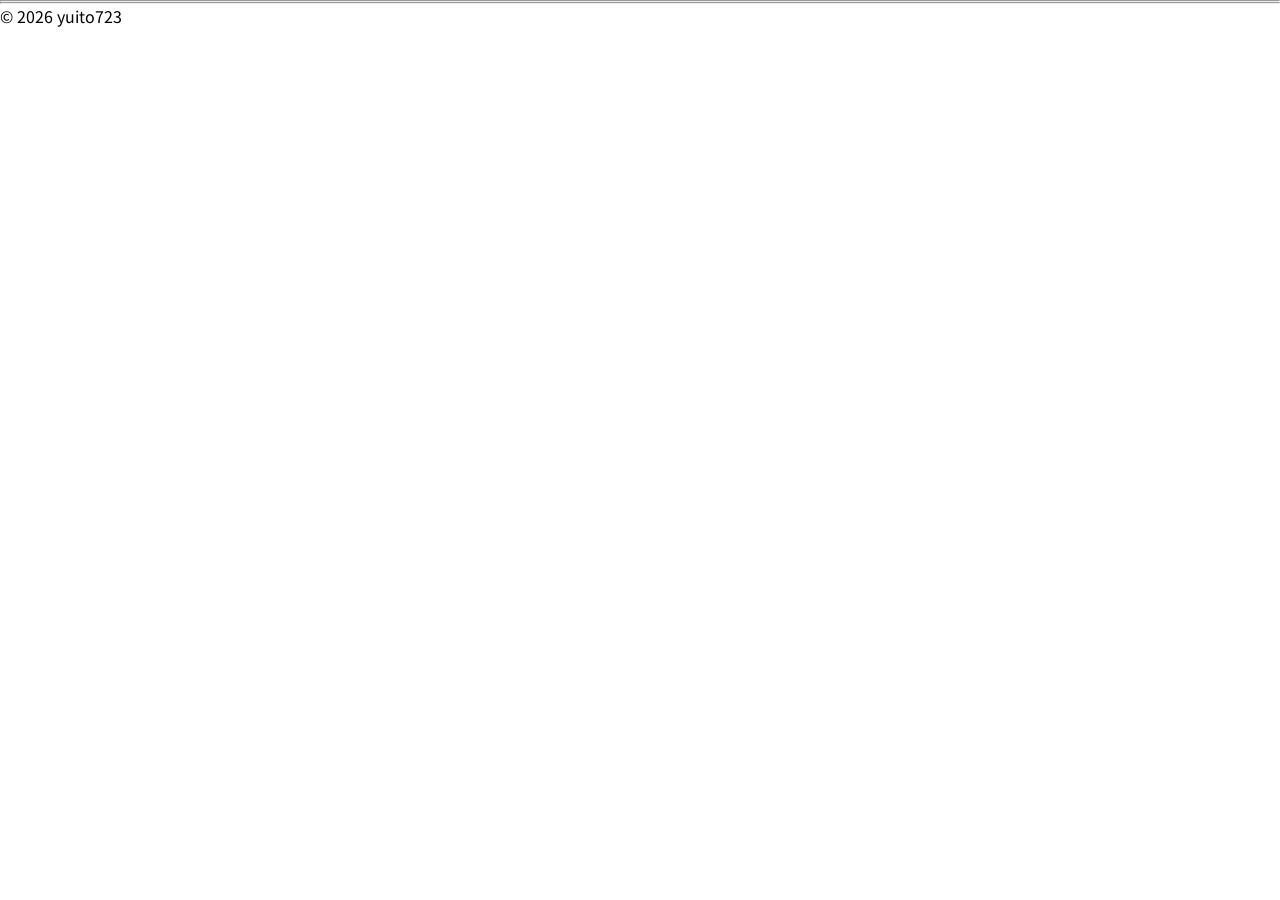
<file: index.html>
<!DOCTYPE html>
<html lang="ja">
  <head>
    <title>yuito723</title>
    <meta charset="utf-8">
    <meta name="viewport" content="width=device-width, initial-scale=1">
    <link rel="icon" type="image/png" href="images/favicon.png">
    <link rel="stylesheet" href="./index.css">
    <link rel="preconnect" href="https://fonts.googleapis.com">
    <link rel="preconnect" href="https://fonts.gstatic.com" crossorigin>
    <link rel="stylesheet" href="https://fonts.googleapis.com/css2?family=Noto+Sans+JP&display=swap">
  </head>
  <body>
    <header>
      <h1></h1>
      <hr>
    </header>
    <main>
      <h2></h2>
      <!--<li><a href="" target="_blank" rel="noopener noreferrer"></a></li>-->
    </main>
    <footer>
      <hr>
      <p>&copy; <script type="text/javascript">document.write(new Date().getFullYear());</script> yuito723</p>
    </footer>
  </body>
</html>
</file>
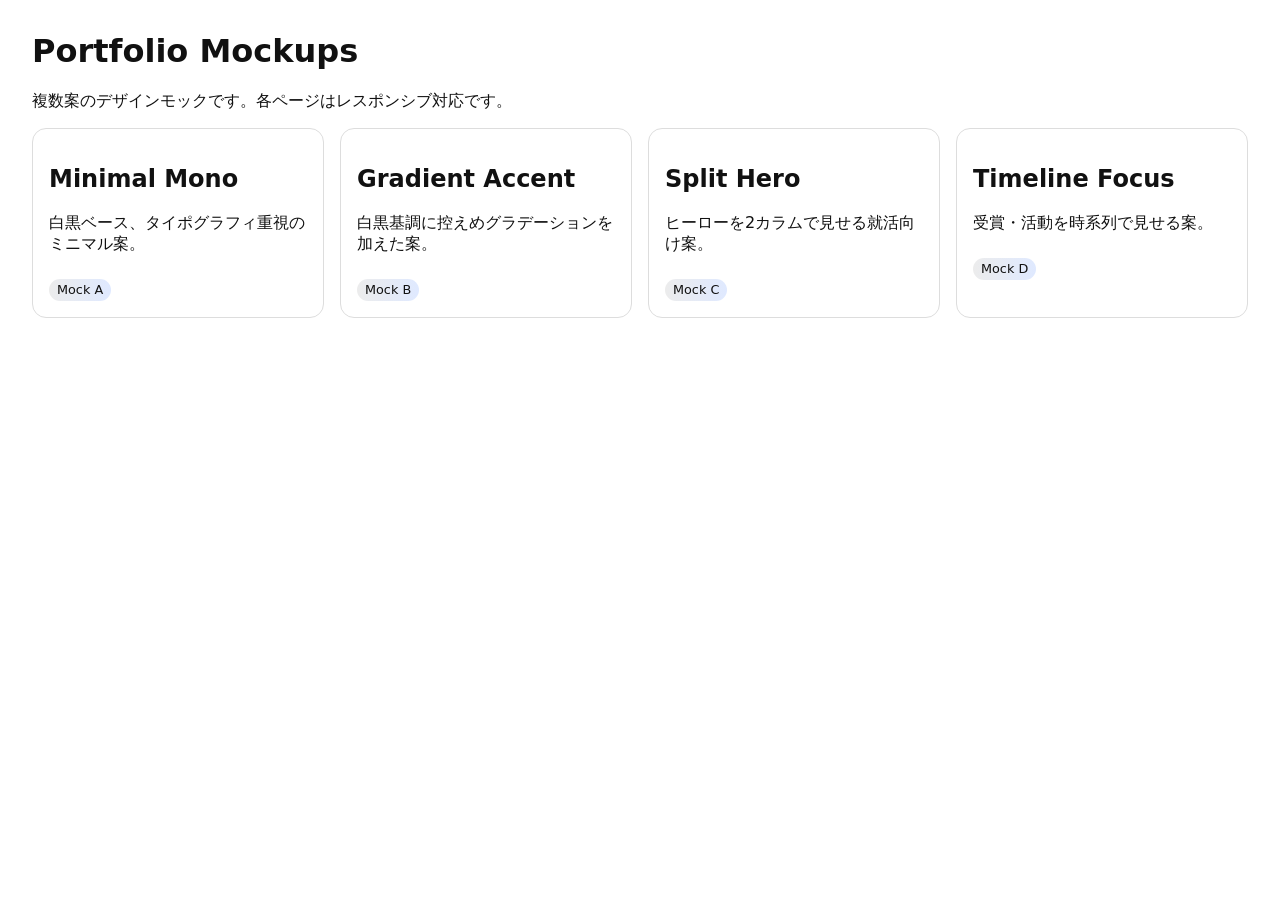
<file: mockups/index.html>
<!doctype html>
<html lang="ja">
  <head>
    <meta charset="UTF-8" />
    <meta name="viewport" content="width=device-width, initial-scale=1.0" />
    <title>Portfolio Mockups</title>
    <style>
      body { font-family: system-ui, -apple-system, Segoe UI, Roboto, sans-serif; margin: 0; padding: 2rem; background:#fff; color:#111; }
      h1 { margin-top: 0; }
      .grid { display:grid; grid-template-columns: repeat(auto-fit,minmax(240px,1fr)); gap:1rem; }
      a.card { display:block; border:1px solid #ddd; border-radius:14px; padding:1rem; text-decoration:none; color:inherit; transition:.2s transform,.2s box-shadow; }
      a.card:hover { transform: translateY(-2px); box-shadow:0 10px 24px rgba(0,0,0,.08); }
      .tag { display:inline-block; margin-top:.5rem; font-size:.8rem; padding:.2rem .5rem; border-radius:999px; background:linear-gradient(90deg,#ececec,#dfe9ff); }
    </style>
  </head>
  <body>
    <h1>Portfolio Mockups</h1>
    <p>複数案のデザインモックです。各ページはレスポンシブ対応です。</p>
    <div class="grid">
      <a class="card" href="./minimal-mono/index.html">
        <h2>Minimal Mono</h2>
        <p>白黒ベース、タイポグラフィ重視のミニマル案。</p>
        <span class="tag">Mock A</span>
      </a>
      <a class="card" href="./gradient-accent/index.html">
        <h2>Gradient Accent</h2>
        <p>白黒基調に控えめグラデーションを加えた案。</p>
        <span class="tag">Mock B</span>
      </a>
      <a class="card" href="./split-hero/index.html">
        <h2>Split Hero</h2>
        <p>ヒーローを2カラムで見せる就活向け案。</p>
        <span class="tag">Mock C</span>
      </a>
      <a class="card" href="./timeline-focus/index.html">
        <h2>Timeline Focus</h2>
        <p>受賞・活動を時系列で見せる案。</p>
        <span class="tag">Mock D</span>
      </a>
    </div>
  </body>
</html>
</file>
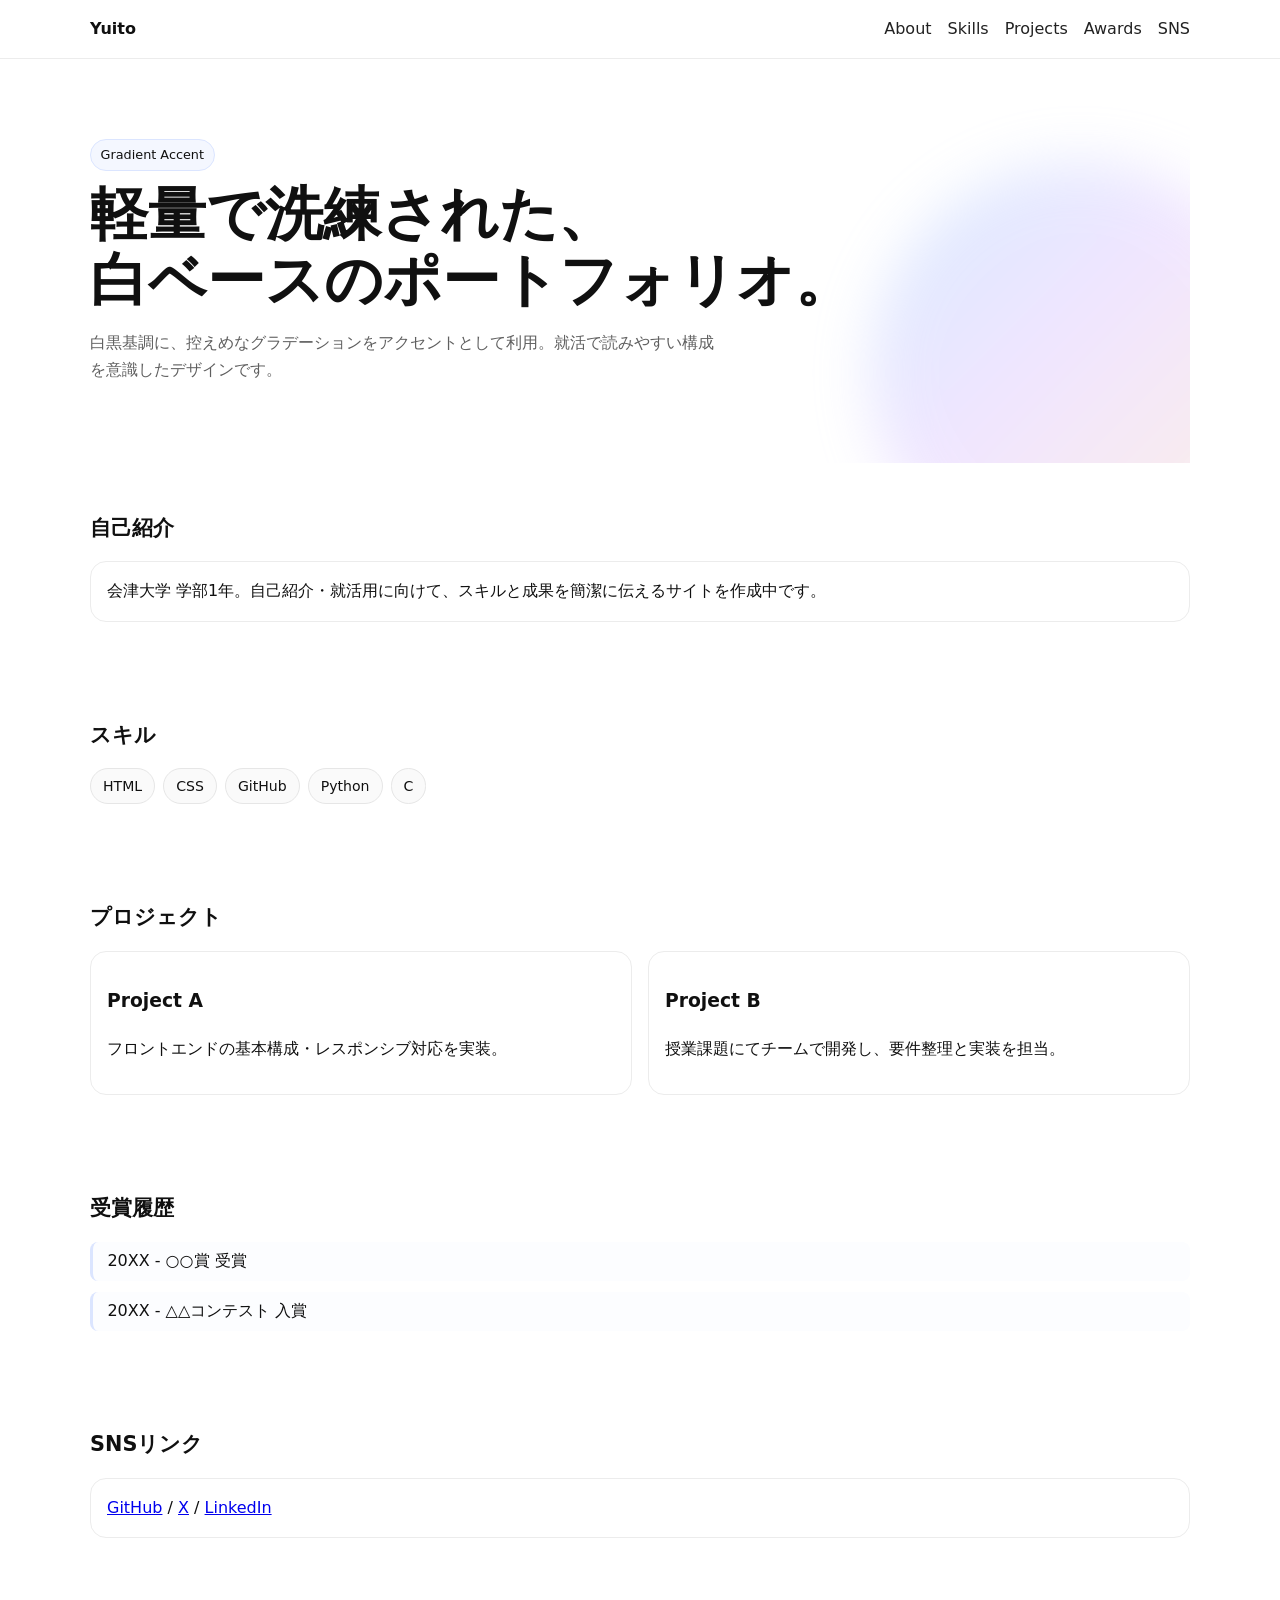
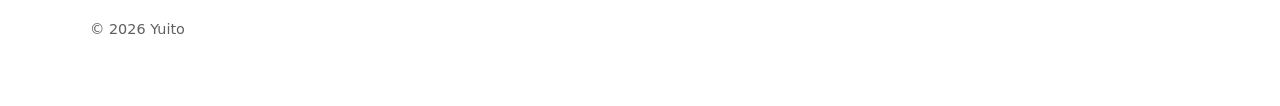
<file: mockups/gradient-accent/index.html>
<!doctype html>
<html lang="ja">
  <head>
    <meta charset="UTF-8" />
    <meta name="viewport" content="width=device-width, initial-scale=1.0" />
    <title>Gradient Accent | Portfolio Mock</title>
    <style>
      :root{--bg:#fff;--text:#101010;--muted:#5f5f5f;--line:#ececec;--grad:linear-gradient(135deg,#8ec5ff 0%,#d7b8ff 45%,#ffd6b0 100%)}
      *{box-sizing:border-box} body{margin:0;background:var(--bg);color:var(--text);font-family:Inter,system-ui,sans-serif;line-height:1.65}
      .wrap{width:min(1100px,92%);margin:auto}
      header{border-bottom:1px solid var(--line);background:rgba(255,255,255,.85);position:sticky;top:0;backdrop-filter:blur(8px);z-index:20}
      nav{display:flex;justify-content:space-between;align-items:center;padding:1rem 0}
      nav a{text-decoration:none;color:#222;margin-left:1rem}
      .hero{padding:5rem 0 4rem;position:relative;overflow:hidden}
      .blob{position:absolute;inset:auto -100px -120px auto;width:420px;height:420px;background:var(--grad);opacity:.35;filter:blur(28px);border-radius:50%}
      .badge{display:inline-block;padding:.25rem .6rem;border-radius:999px;background:#f4f7ff;border:1px solid #dbe5ff;font-size:.8rem}
      h1{font-size:clamp(2rem,6vw,3.6rem);margin:.7rem 0 1rem;line-height:1.15}
      .lead{max-width:62ch;color:var(--muted)}
      .cards{display:grid;grid-template-columns:repeat(2,minmax(0,1fr));gap:1rem}
      section{padding:3rem 0}
      h2{font-size:1.3rem;margin:0 0 1rem}
      .card{background:#fff;border:1px solid var(--line);border-radius:16px;padding:1rem;transition:.2s transform,.2s box-shadow,.2s border-color}
      .card:hover{transform:translateY(-4px);box-shadow:0 12px 24px rgba(30,40,80,.08);border-color:#d8e3ff}
      .skills{display:flex;flex-wrap:wrap;gap:.5rem}.pill{padding:.35rem .75rem;border-radius:999px;background:#fafafa;border:1px solid #e6e6e6;font-size:.88rem}
      .timeline{display:grid;gap:.7rem}.item{border-left:3px solid #dbe5ff;padding:.4rem .9rem;background:#fcfdff;border-radius:8px}
      .fade{opacity:0;transform:translateY(10px);transition:.55s ease}.fade.in{opacity:1;transform:none}
      footer{padding:2rem 0 4rem;color:var(--muted);font-size:.9rem}
      @media (max-width:820px){.cards{grid-template-columns:1fr}nav .links{display:none}.blob{width:280px;height:280px}}
    </style>
  </head>
  <body>
    <header><div class="wrap"><nav><strong>Yuito</strong><div class="links"><a href="#about">About</a><a href="#skills">Skills</a><a href="#projects">Projects</a><a href="#awards">Awards</a><a href="#sns">SNS</a></div></nav></div></header>
    <main class="wrap">
      <section class="hero fade">
        <div class="blob"></div>
        <span class="badge">Gradient Accent</span>
        <h1>軽量で洗練された、<br>白ベースのポートフォリオ。</h1>
        <p class="lead">白黒基調に、控えめなグラデーションをアクセントとして利用。就活で読みやすい構成を意識したデザインです。</p>
      </section>

      <section id="about" class="fade"><h2>自己紹介</h2><div class="card">会津大学 学部1年。自己紹介・就活用に向けて、スキルと成果を簡潔に伝えるサイトを作成中です。</div></section>

      <section id="skills" class="fade"><h2>スキル</h2><div class="skills"><span class="pill">HTML</span><span class="pill">CSS</span><span class="pill">GitHub</span><span class="pill">Python</span><span class="pill">C</span></div></section>

      <section id="projects" class="fade"><h2>プロジェクト</h2><div class="cards"><article class="card"><h3>Project A</h3><p>フロントエンドの基本構成・レスポンシブ対応を実装。</p></article><article class="card"><h3>Project B</h3><p>授業課題にてチームで開発し、要件整理と実装を担当。</p></article></div></section>

      <section id="awards" class="fade"><h2>受賞履歴</h2><div class="timeline"><div class="item">20XX - ○○賞 受賞</div><div class="item">20XX - △△コンテスト 入賞</div></div></section>

      <section id="sns" class="fade"><h2>SNSリンク</h2><div class="card"><a href="#">GitHub</a> / <a href="#">X</a> / <a href="#">LinkedIn</a></div></section>
    </main>
    <footer class="wrap">© 2026 Yuito</footer>
    <script>const io=new IntersectionObserver(es=>es.forEach(e=>e.isIntersecting&&e.target.classList.add('in')),{threshold:.12});document.querySelectorAll('.fade').forEach(el=>io.observe(el));</script>
  </body>
</html>
</file>
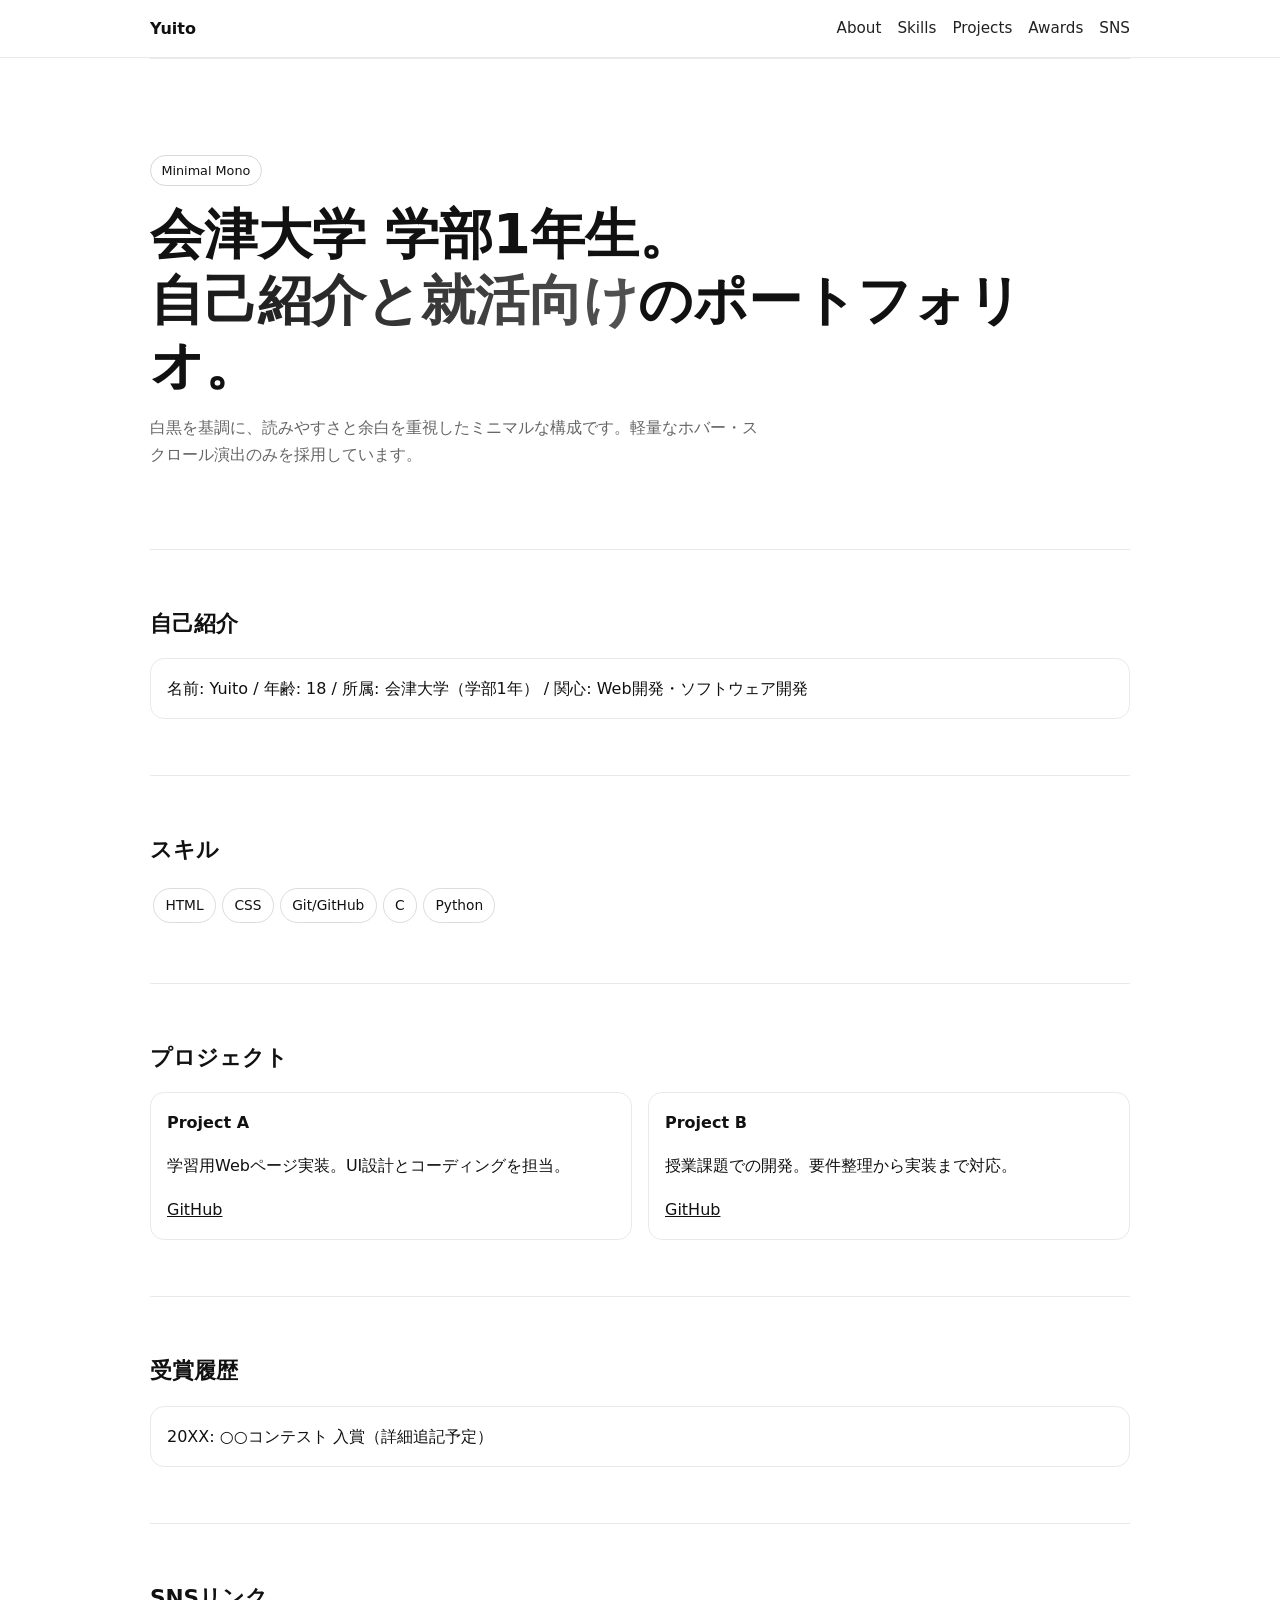
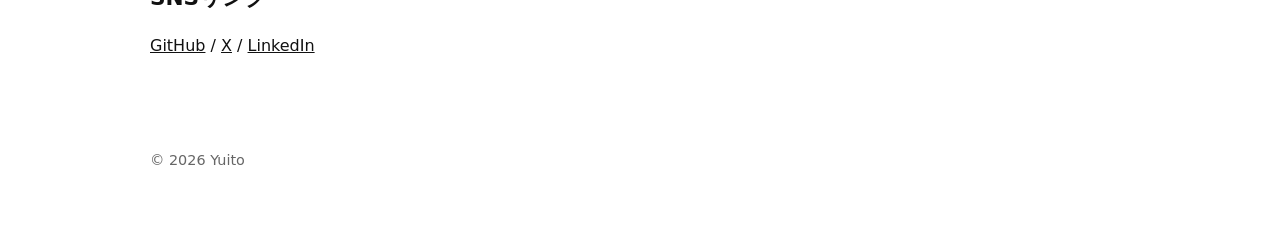
<file: mockups/minimal-mono/index.html>
<!doctype html>
<html lang="ja">
  <head>
    <meta charset="UTF-8" />
    <meta name="viewport" content="width=device-width, initial-scale=1.0" />
    <title>Minimal Mono | Portfolio Mock</title>
    <style>
      :root{--bg:#fff;--text:#111;--muted:#666;--line:#e9e9e9;--g:linear-gradient(120deg,#111,#555)}
      *{box-sizing:border-box} html{scroll-behavior:smooth}
      body{margin:0;font-family:Inter,system-ui,-apple-system,Segoe UI,Roboto,sans-serif;background:var(--bg);color:var(--text);line-height:1.7}
      .wrap{width:min(980px,92%);margin:auto}
      header{position:sticky;top:0;background:rgba(255,255,255,.85);backdrop-filter:blur(8px);border-bottom:1px solid var(--line);z-index:10}
      nav{display:flex;justify-content:space-between;align-items:center;padding:.9rem 0}
      nav a{color:#222;text-decoration:none;margin-left:1rem;font-size:.95rem}
      .hero{padding:6rem 0 4rem}
      h1{font-size:clamp(2rem,6vw,3.4rem);line-height:1.2;margin:0 0 1rem}
      .lead{max-width:60ch;color:var(--muted)}
      .badge{display:inline-block;padding:.25rem .65rem;border:1px solid #d7d7d7;border-radius:999px;font-size:.8rem;margin-bottom:1rem}
      section{padding:3.5rem 0;border-top:1px solid var(--line)}
      h2{font-size:1.35rem;margin:0 0 1rem}
      .grid{display:grid;gap:1rem}
      .grid.two{grid-template-columns:repeat(2,minmax(0,1fr))}
      .card{border:1px solid var(--line);border-radius:14px;padding:1rem;transition:.2s transform,.2s box-shadow}
      .card:hover{transform:translateY(-3px);box-shadow:0 10px 22px rgba(0,0,0,.06)}
      .skill{display:inline-block;border:1px solid #dcdcdc;border-radius:999px;padding:.3rem .7rem;margin:.2rem;font-size:.86rem}
      .project a,.sns a{color:#111}
      .project-title{font-weight:700}
      .underline{background:var(--g);-webkit-background-clip:text;background-clip:text;color:transparent}
      .fade{opacity:0;transform:translateY(10px);transition:.55s ease}
      .fade.in{opacity:1;transform:none}
      footer{padding:2rem 0 4rem;color:var(--muted);font-size:.9rem}
      @media (max-width:760px){.grid.two{grid-template-columns:1fr}nav .links{display:none}}
    </style>
  </head>
  <body>
    <header>
      <div class="wrap">
        <nav>
          <strong>Yuito</strong>
          <div class="links">
            <a href="#about">About</a><a href="#skills">Skills</a><a href="#projects">Projects</a><a href="#awards">Awards</a><a href="#sns">SNS</a>
          </div>
        </nav>
      </div>
    </header>

    <main class="wrap">
      <section class="hero fade">
        <span class="badge">Minimal Mono</span>
        <h1>会津大学 学部1年生。<br><span class="underline">自己紹介と就活向け</span>のポートフォリオ。</h1>
        <p class="lead">白黒を基調に、読みやすさと余白を重視したミニマルな構成です。軽量なホバー・スクロール演出のみを採用しています。</p>
      </section>

      <section id="about" class="fade">
        <h2>自己紹介</h2>
        <div class="card">名前: Yuito / 年齢: 18 / 所属: 会津大学（学部1年） / 関心: Web開発・ソフトウェア開発</div>
      </section>

      <section id="skills" class="fade">
        <h2>スキル</h2>
        <div>
          <span class="skill">HTML</span><span class="skill">CSS</span><span class="skill">Git/GitHub</span><span class="skill">C</span><span class="skill">Python</span>
        </div>
      </section>

      <section id="projects" class="fade">
        <h2>プロジェクト</h2>
        <div class="grid two">
          <article class="card project"><div class="project-title">Project A</div><p>学習用Webページ実装。UI設計とコーディングを担当。</p><a href="#">GitHub</a></article>
          <article class="card project"><div class="project-title">Project B</div><p>授業課題での開発。要件整理から実装まで対応。</p><a href="#">GitHub</a></article>
        </div>
      </section>

      <section id="awards" class="fade">
        <h2>受賞履歴</h2>
        <div class="card">20XX: ○○コンテスト 入賞（詳細追記予定）</div>
      </section>

      <section id="sns" class="fade">
        <h2>SNSリンク</h2>
        <div class="sns"><a href="#">GitHub</a> / <a href="#">X</a> / <a href="#">LinkedIn</a></div>
      </section>
    </main>

    <footer class="wrap">© 2026 Yuito</footer>

    <script>
      const io=new IntersectionObserver((es)=>es.forEach(e=>e.isIntersecting&&e.target.classList.add('in')),{threshold:.12});
      document.querySelectorAll('.fade').forEach(el=>io.observe(el));
    </script>
  </body>
</html>
</file>
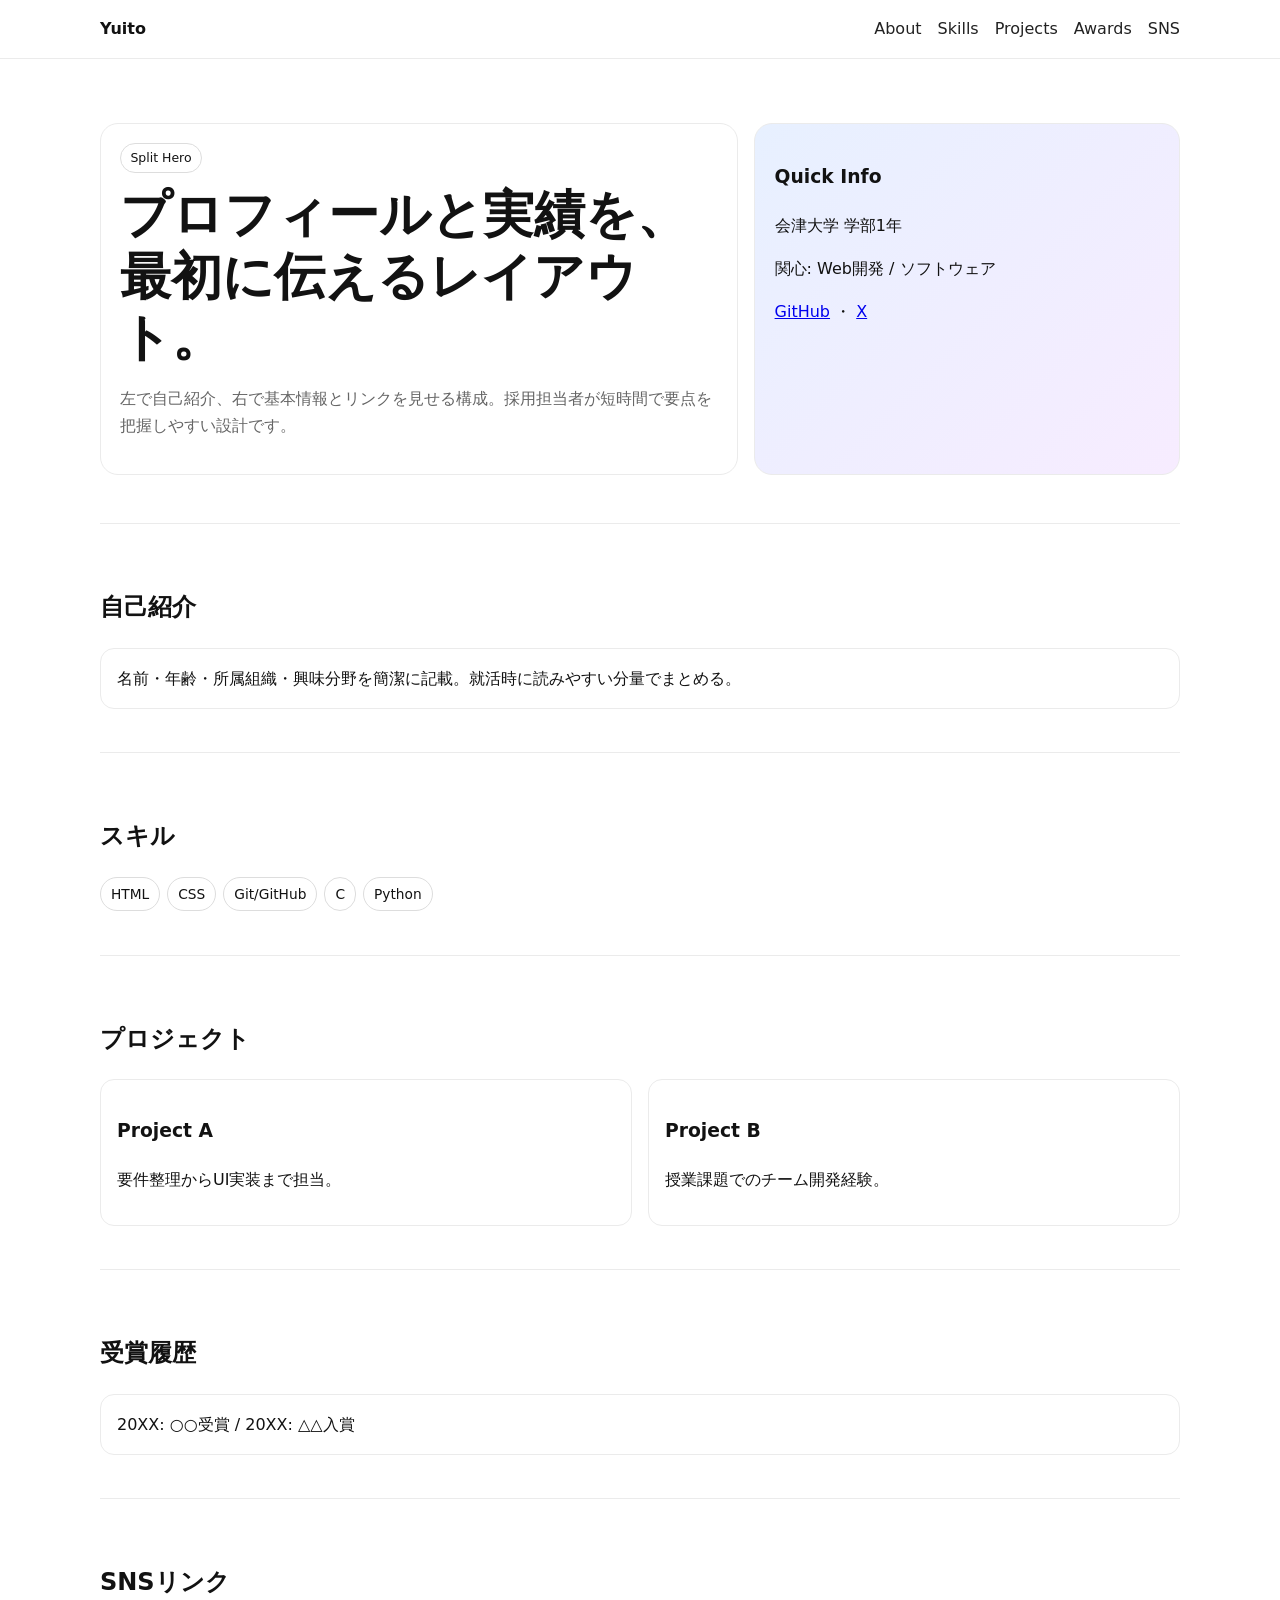
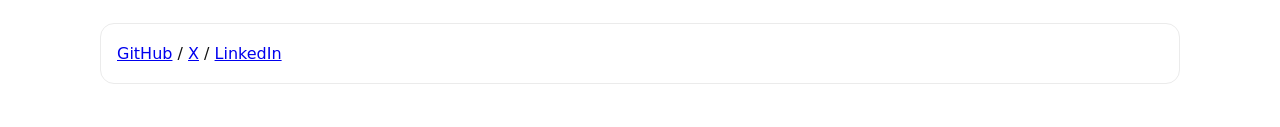
<file: mockups/split-hero/index.html>
<!doctype html>
<html lang="ja">
  <head>
    <meta charset="UTF-8" />
    <meta name="viewport" content="width=device-width, initial-scale=1.0" />
    <title>Split Hero | Portfolio Mock</title>
    <style>
      :root{--bg:#fff;--tx:#121212;--muted:#656565;--line:#ebebeb;--grad:linear-gradient(135deg,#e7f0ff,#f7ecff)}
      *{box-sizing:border-box} body{margin:0;font-family:Inter,system-ui,sans-serif;background:var(--bg);color:var(--tx);line-height:1.7}
      .wrap{width:min(1080px,92%);margin:auto}
      header{position:sticky;top:0;background:rgba(255,255,255,.88);backdrop-filter:blur(8px);border-bottom:1px solid var(--line);z-index:10}
      nav{display:flex;justify-content:space-between;align-items:center;padding:.95rem 0}
      nav a{text-decoration:none;color:#222;margin-left:1rem}
      .hero{padding:4rem 0 3rem;display:grid;grid-template-columns:1.2fr .8fr;gap:1rem;align-items:stretch}
      .panel{border:1px solid var(--line);border-radius:18px;padding:1.2rem;background:#fff}
      .panel.grad{background:var(--grad)}
      .tag{display:inline-block;font-size:.78rem;padding:.22rem .58rem;border-radius:999px;background:#fff;border:1px solid #ddd}
      h1{font-size:clamp(2rem,5.5vw,3.2rem);line-height:1.2;margin:.7rem 0 1rem}
      .muted{color:var(--muted)}
      section{padding:2.7rem 0;border-top:1px solid var(--line)}
      .cards{display:grid;grid-template-columns:repeat(2,minmax(0,1fr));gap:1rem}
      .card{border:1px solid var(--line);border-radius:14px;padding:1rem;transition:.2s}
      .card:hover{transform:translateY(-3px);box-shadow:0 10px 22px rgba(0,0,0,.06)}
      .chips{display:flex;flex-wrap:wrap;gap:.45rem}.chip{border:1px solid #ddd;border-radius:999px;padding:.28rem .62rem;font-size:.86rem}
      .fade{opacity:0;transform:translateY(10px);transition:.5s ease}.fade.in{opacity:1;transform:none}
      @media (max-width:860px){.hero,.cards{grid-template-columns:1fr}nav .links{display:none}}
    </style>
  </head>
  <body>
    <header><div class="wrap"><nav><strong>Yuito</strong><div class="links"><a href="#about">About</a><a href="#skills">Skills</a><a href="#projects">Projects</a><a href="#awards">Awards</a><a href="#sns">SNS</a></div></nav></div></header>
    <main class="wrap">
      <section class="hero fade" style="border-top:none;padding-top:4rem">
        <article class="panel">
          <span class="tag">Split Hero</span>
          <h1>プロフィールと実績を、<br>最初に伝えるレイアウト。</h1>
          <p class="muted">左で自己紹介、右で基本情報とリンクを見せる構成。採用担当者が短時間で要点を把握しやすい設計です。</p>
        </article>
        <aside class="panel grad">
          <h3>Quick Info</h3>
          <p>会津大学 学部1年</p>
          <p>関心: Web開発 / ソフトウェア</p>
          <p><a href="#">GitHub</a> ・ <a href="#">X</a></p>
        </aside>
      </section>

      <section id="about" class="fade"><h2>自己紹介</h2><div class="card">名前・年齢・所属組織・興味分野を簡潔に記載。就活時に読みやすい分量でまとめる。</div></section>
      <section id="skills" class="fade"><h2>スキル</h2><div class="chips"><span class="chip">HTML</span><span class="chip">CSS</span><span class="chip">Git/GitHub</span><span class="chip">C</span><span class="chip">Python</span></div></section>
      <section id="projects" class="fade"><h2>プロジェクト</h2><div class="cards"><div class="card"><h3>Project A</h3><p>要件整理からUI実装まで担当。</p></div><div class="card"><h3>Project B</h3><p>授業課題でのチーム開発経験。</p></div></div></section>
      <section id="awards" class="fade"><h2>受賞履歴</h2><div class="card">20XX: ○○受賞 / 20XX: △△入賞</div></section>
      <section id="sns" class="fade"><h2>SNSリンク</h2><div class="card"><a href="#">GitHub</a> / <a href="#">X</a> / <a href="#">LinkedIn</a></div></section>
    </main>
    <script>const io=new IntersectionObserver(es=>es.forEach(e=>e.isIntersecting&&e.target.classList.add('in')),{threshold:.1});document.querySelectorAll('.fade').forEach(el=>io.observe(el));</script>
  </body>
</html>
</file>
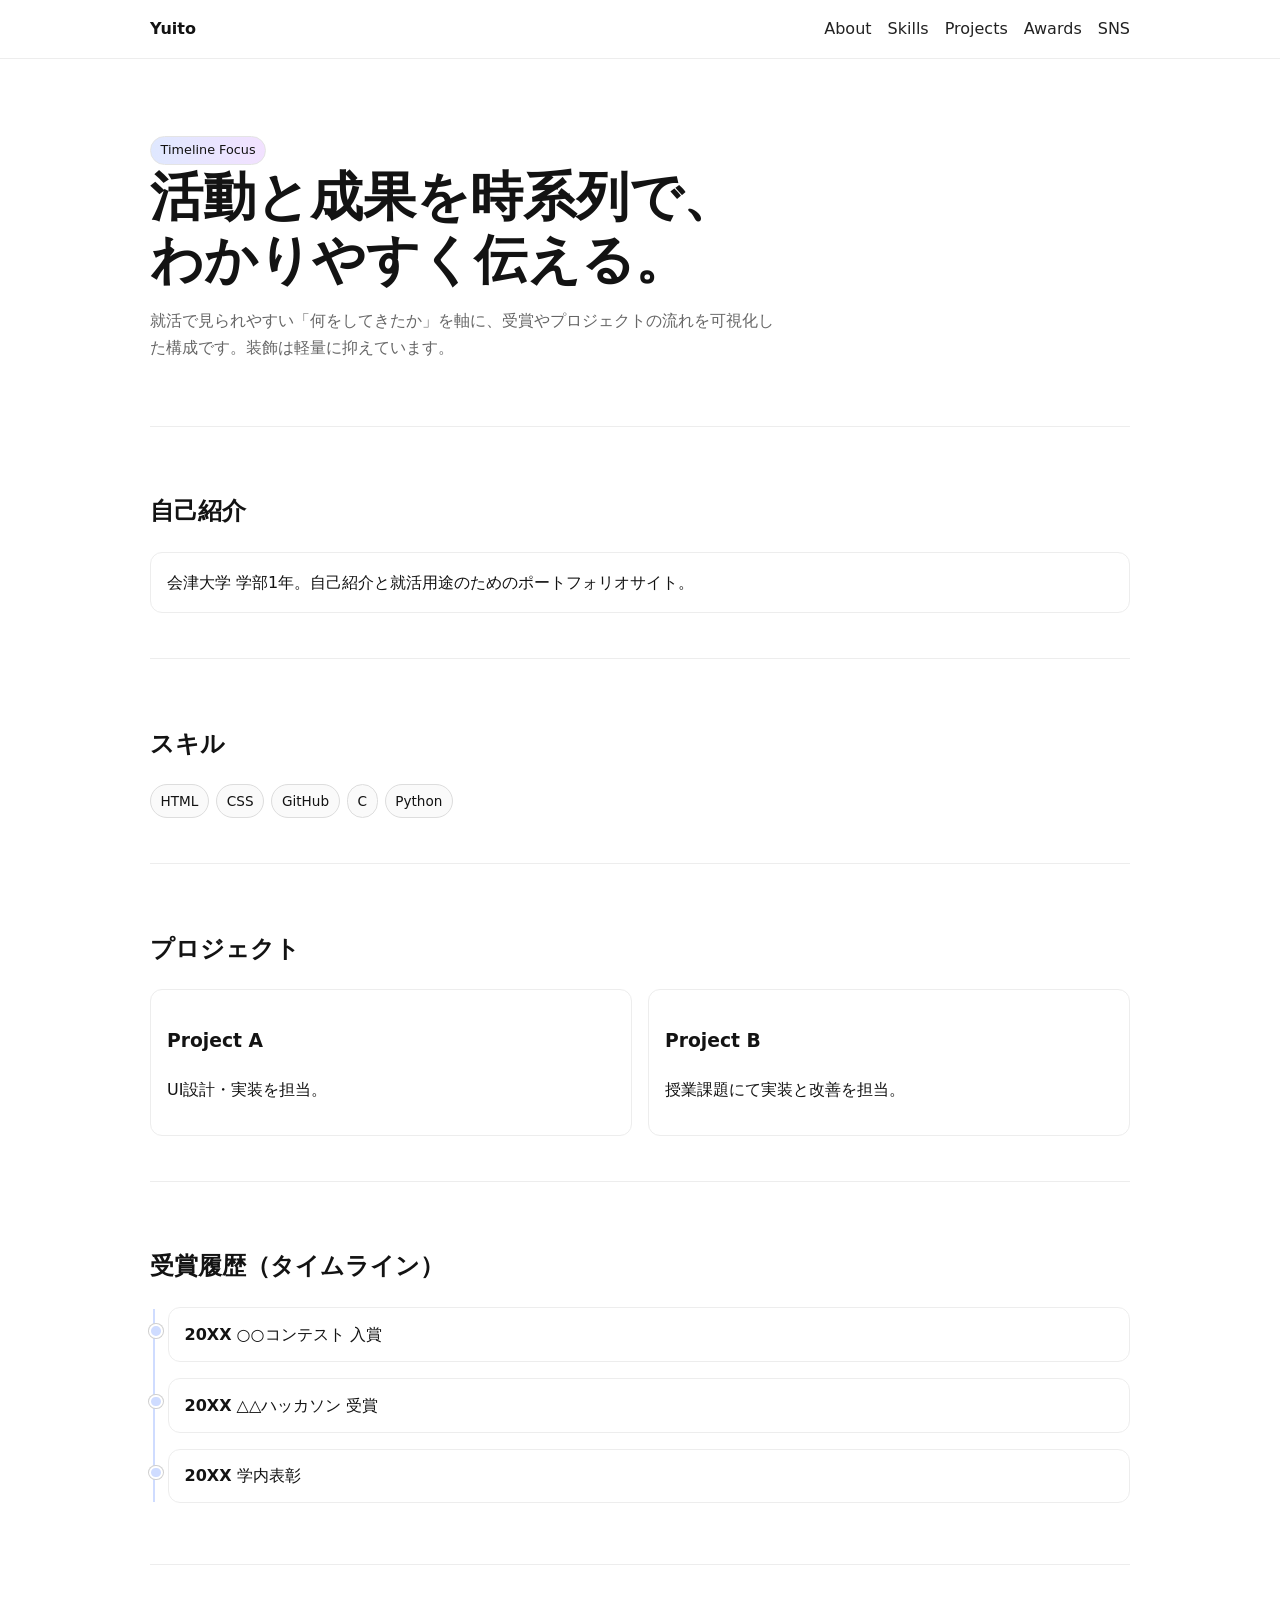
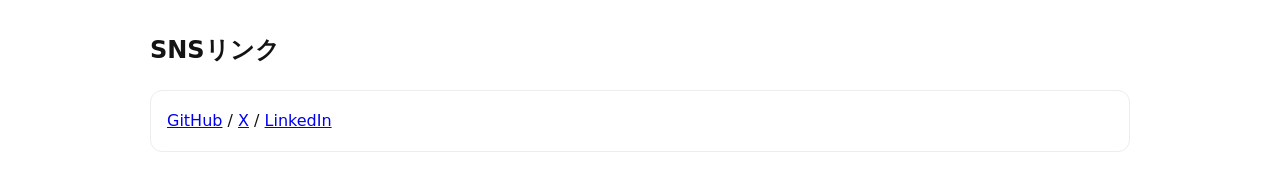
<file: mockups/timeline-focus/index.html>
<!doctype html>
<html lang="ja">
  <head>
    <meta charset="UTF-8" />
    <meta name="viewport" content="width=device-width, initial-scale=1.0" />
    <title>Timeline Focus | Portfolio Mock</title>
    <style>
      :root{--bg:#fff;--tx:#131313;--muted:#666;--line:#ededed;--accent:#cfdcff;--grad:linear-gradient(90deg,#dfe8ff,#f2e1ff)}
      *{box-sizing:border-box} body{margin:0;font-family:Inter,system-ui,sans-serif;background:var(--bg);color:var(--tx);line-height:1.7}
      .wrap{width:min(980px,92%);margin:auto}
      header{border-bottom:1px solid var(--line);position:sticky;top:0;background:rgba(255,255,255,.9);backdrop-filter:blur(8px)}
      nav{display:flex;justify-content:space-between;align-items:center;padding:.95rem 0}
      nav a{color:#222;text-decoration:none;margin-left:1rem}
      .hero{padding:4.8rem 0 3rem}
      h1{font-size:clamp(2rem,5.8vw,3.3rem);line-height:1.2;margin:0 0 1rem}
      .lead{color:var(--muted);max-width:62ch}
      section{padding:2.8rem 0;border-top:1px solid var(--line)}
      .timeline{position:relative;padding-left:1.1rem}
      .timeline:before{content:"";position:absolute;left:.2rem;top:.1rem;bottom:.1rem;width:2px;background:var(--accent)}
      .event{position:relative;margin-bottom:1rem;padding:.8rem 1rem;border:1px solid var(--line);border-radius:12px;background:#fff;transition:.2s}
      .event:before{content:"";position:absolute;left:-1.23rem;top:1rem;width:.6rem;height:.6rem;border-radius:50%;background:var(--accent);border:2px solid #fff;box-shadow:0 0 0 1px #d0d0d0}
      .event:hover{transform:translateY(-2px);box-shadow:0 10px 20px rgba(0,0,0,.05)}
      .cards{display:grid;grid-template-columns:repeat(2,minmax(0,1fr));gap:1rem}
      .card{border:1px solid var(--line);border-radius:12px;padding:1rem}
      .chips{display:flex;flex-wrap:wrap;gap:.45rem}.chip{font-size:.85rem;padding:.27rem .6rem;border-radius:999px;border:1px solid #ddd;background:#fafafa}
      .accent{display:inline-block;background:var(--grad);padding:.15rem .6rem;border-radius:999px;border:1px solid #e4e4e4;font-size:.8rem}
      .fade{opacity:0;transform:translateY(10px);transition:.55s ease}.fade.in{opacity:1;transform:none}
      @media (max-width:760px){.cards{grid-template-columns:1fr}nav .links{display:none}}
    </style>
  </head>
  <body>
    <header><div class="wrap"><nav><strong>Yuito</strong><div class="links"><a href="#about">About</a><a href="#skills">Skills</a><a href="#projects">Projects</a><a href="#awards">Awards</a><a href="#sns">SNS</a></div></nav></div></header>
    <main class="wrap">
      <section class="hero fade" style="border-top:none">
        <span class="accent">Timeline Focus</span>
        <h1>活動と成果を時系列で、<br>わかりやすく伝える。</h1>
        <p class="lead">就活で見られやすい「何をしてきたか」を軸に、受賞やプロジェクトの流れを可視化した構成です。装飾は軽量に抑えています。</p>
      </section>

      <section id="about" class="fade"><h2>自己紹介</h2><div class="card">会津大学 学部1年。自己紹介と就活用途のためのポートフォリオサイト。</div></section>
      <section id="skills" class="fade"><h2>スキル</h2><div class="chips"><span class="chip">HTML</span><span class="chip">CSS</span><span class="chip">GitHub</span><span class="chip">C</span><span class="chip">Python</span></div></section>
      <section id="projects" class="fade"><h2>プロジェクト</h2><div class="cards"><article class="card"><h3>Project A</h3><p>UI設計・実装を担当。</p></article><article class="card"><h3>Project B</h3><p>授業課題にて実装と改善を担当。</p></article></div></section>
      <section id="awards" class="fade"><h2>受賞履歴（タイムライン）</h2><div class="timeline"><div class="event"><strong>20XX</strong> ○○コンテスト 入賞</div><div class="event"><strong>20XX</strong> △△ハッカソン 受賞</div><div class="event"><strong>20XX</strong> 学内表彰</div></div></section>
      <section id="sns" class="fade"><h2>SNSリンク</h2><div class="card"><a href="#">GitHub</a> / <a href="#">X</a> / <a href="#">LinkedIn</a></div></section>
    </main>
    <script>const io=new IntersectionObserver(es=>es.forEach(e=>e.isIntersecting&&e.target.classList.add('in')),{threshold:.1});document.querySelectorAll('.fade').forEach(el=>io.observe(el));</script>
  </body>
</html>
</file>
<file: index.css>
@charset "utf-8";
/* common */
* {
  margin: 0;
  padding: 0;
}
body {
  font-family: 'Noto Sans JP', sans-serif;
}
/* header */

/* main */

/* footer */
</file>
